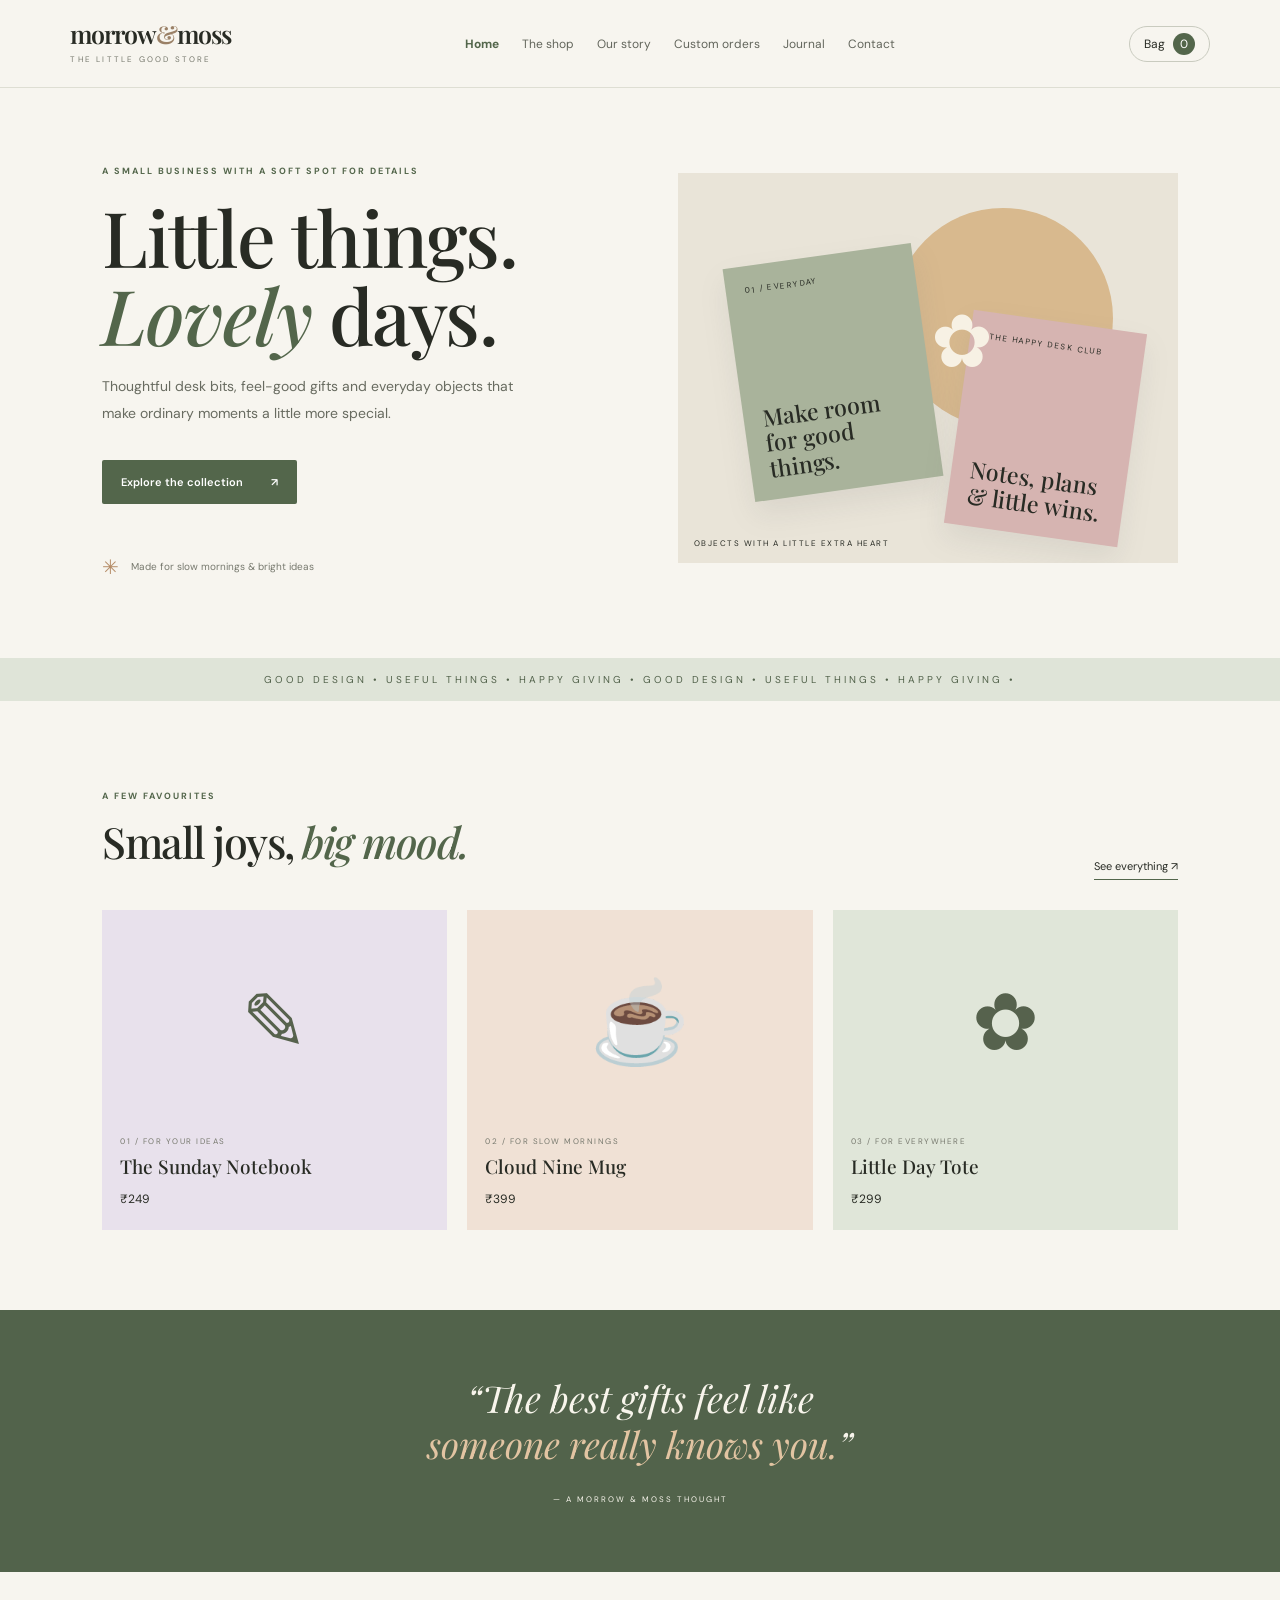
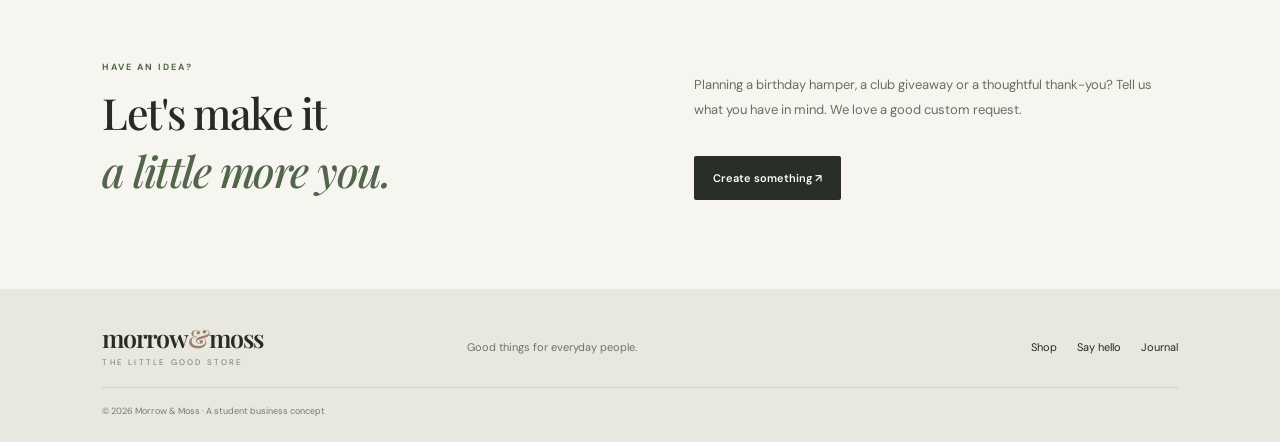
<file: index.html>
<!DOCTYPE html>
<html lang="en">
<head>
  <meta charset="UTF-8">
  <meta name="viewport" content="width=device-width, initial-scale=1.0">
  <title>Morrow & Moss | Little things, lovely days</title>
  <link rel="stylesheet" href="style.css">
  <script src="script.js" defer></script>
</head>
<body>
<header class="site-header">
  <a class="logo" href="index.html">morrow<span>&</span>moss<small>THE LITTLE GOOD STORE</small></a>
  <nav>
    <a class="active" href="index.html">Home</a><a href="shop.html">The shop</a>
    <a href="about.html">Our story</a><a href="custom.html">Custom orders</a>
    <a href="journal.html">Journal</a><a href="contact.html">Contact</a>
  </nav>
  <a class="bag" href="shop.html">Bag <span id="bag-count">0</span></a>
</header>

<main>
  <section class="hero">
    <div class="hero-copy">
      <p class="eyebrow">A SMALL BUSINESS WITH A SOFT SPOT FOR DETAILS</p>
      <h1>Little things.<br><em>Lovely</em> days.</h1>
      <p class="intro">Thoughtful desk bits, feel-good gifts and everyday objects that make ordinary moments a little more special.</p>
      <a class="button" href="shop.html">Explore the collection <span>↗</span></a>
      <div class="hero-note"><span>✳</span> Made for slow mornings & bright ideas</div>
    </div>
    <div class="hero-art">
      <div class="sun"></div><div class="art-card card-one"><span>01 / EVERYDAY</span><b>Make room<br>for good things.</b></div>
      <div class="art-card card-two"><span>THE HAPPY DESK CLUB</span><b>Notes, plans<br>& little wins.</b></div>
      <div class="flower">✿</div><div class="art-caption">OBJECTS WITH A LITTLE EXTRA HEART</div>
    </div>
  </section>

  <section class="ticker"><span>GOOD DESIGN • USEFUL THINGS • HAPPY GIVING • GOOD DESIGN • USEFUL THINGS • HAPPY GIVING •</span></section>

  <section class="section">
    <div class="section-heading"><div><p class="eyebrow">A FEW FAVOURITES</p><h2>Small joys, <em>big mood.</em></h2></div><a class="text-link" href="shop.html">See everything ↗</a></div>
    <div class="feature-grid">
      <article class="feature-item feature-lilac"><div class="product-visual notebook">✎</div><p>01 / FOR YOUR IDEAS</p><h3>The Sunday Notebook</h3><span>₹249</span></article>
      <article class="feature-item feature-peach"><div class="product-visual mug">☕</div><p>02 / FOR SLOW MORNINGS</p><h3>Cloud Nine Mug</h3><span>₹399</span></article>
      <article class="feature-item feature-green"><div class="product-visual tote">✿</div><p>03 / FOR EVERYWHERE</p><h3>Little Day Tote</h3><span>₹299</span></article>
    </div>
  </section>

  <section class="quote-band"><p>“The best gifts feel like<br><em>someone really knows you.</em>”</p><span>— A MORROW & MOSS THOUGHT</span></section>

  <section class="section split-callout"><div><p class="eyebrow">HAVE AN IDEA?</p><h2>Let's make it<br><em>a little more you.</em></h2></div><div><p>Planning a birthday hamper, a club giveaway or a thoughtful thank-you? Tell us what you have in mind. We love a good custom request.</p><a class="button dark-button" href="custom.html">Create something ↗</a></div></section>
</main>

<footer><a class="logo" href="index.html">morrow<span>&</span>moss<small>THE LITTLE GOOD STORE</small></a><p>Good things for everyday people.</p><div><a href="shop.html">Shop</a><a href="contact.html">Say hello</a><a href="journal.html">Journal</a></div><small>© 2026 Morrow & Moss · A student business concept</small></footer>
</body>
</html>
</file>
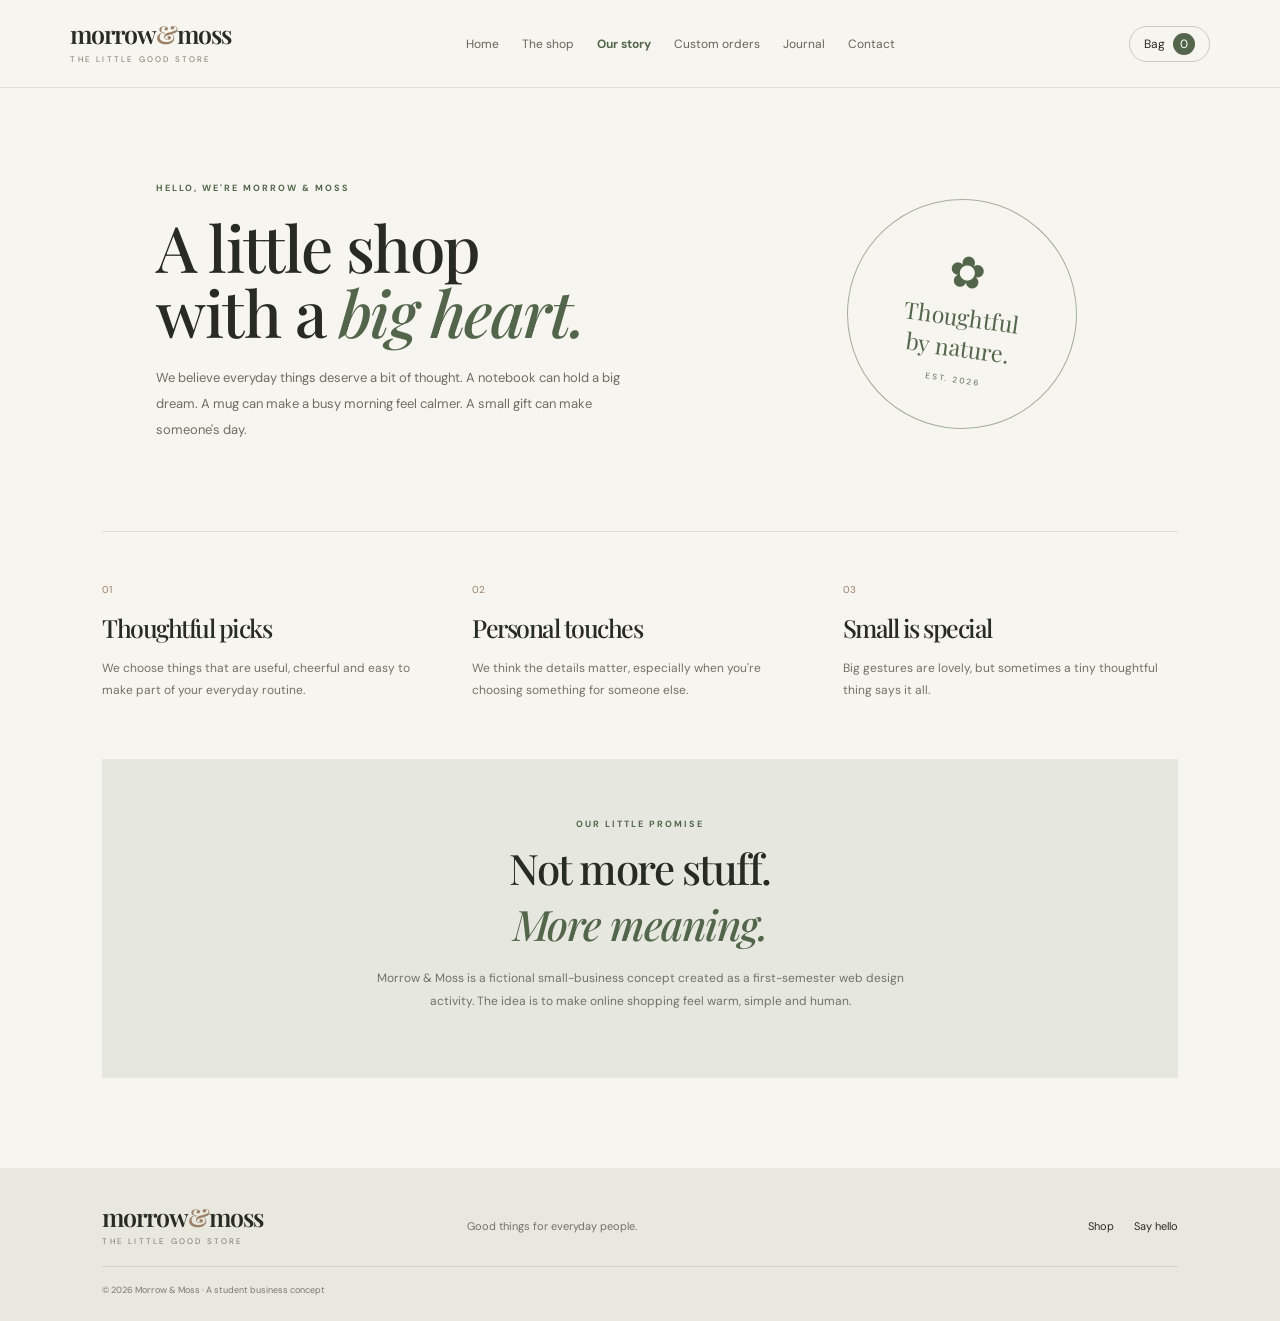
<file: about.html>
<!DOCTYPE html>
<html lang="en"><head><meta charset="UTF-8"><meta name="viewport" content="width=device-width, initial-scale=1.0"><title>Our Story | Morrow & Moss</title><link rel="stylesheet" href="style.css"><script src="script.js" defer></script></head>
<body>
<header class="site-header"><a class="logo" href="index.html">morrow<span>&</span>moss<small>THE LITTLE GOOD STORE</small></a><nav><a href="index.html">Home</a><a href="shop.html">The shop</a><a class="active" href="about.html">Our story</a><a href="custom.html">Custom orders</a><a href="journal.html">Journal</a><a href="contact.html">Contact</a></nav><a class="bag" href="shop.html">Bag <span id="bag-count">0</span></a></header>
<main class="inner-page">
  <section class="story-hero"><div><p class="eyebrow">HELLO, WE'RE MORROW & MOSS</p><h1>A little shop<br>with a <em>big heart.</em></h1><p>We believe everyday things deserve a bit of thought. A notebook can hold a big dream. A mug can make a busy morning feel calmer. A small gift can make someone's day.</p></div><div class="story-stamp"><span>✿</span><b>Thoughtful<br>by nature.</b><small>EST. 2026</small></div></section>
  <section class="values"><article><span>01</span><h2>Thoughtful picks</h2><p>We choose things that are useful, cheerful and easy to make part of your everyday routine.</p></article><article><span>02</span><h2>Personal touches</h2><p>We think the details matter, especially when you're choosing something for someone else.</p></article><article><span>03</span><h2>Small is special</h2><p>Big gestures are lovely, but sometimes a tiny thoughtful thing says it all.</p></article></section>
  <section class="about-note"><p class="eyebrow">OUR LITTLE PROMISE</p><h2>Not more stuff.<br><em>More meaning.</em></h2><p>Morrow & Moss is a fictional small-business concept created as a first-semester web design activity. The idea is to make online shopping feel warm, simple and human.</p></section>
</main>
<footer><a class="logo" href="index.html">morrow<span>&</span>moss<small>THE LITTLE GOOD STORE</small></a><p>Good things for everyday people.</p><div><a href="shop.html">Shop</a><a href="contact.html">Say hello</a></div><small>© 2026 Morrow & Moss · A student business concept</small></footer>
</body></html>
</file>
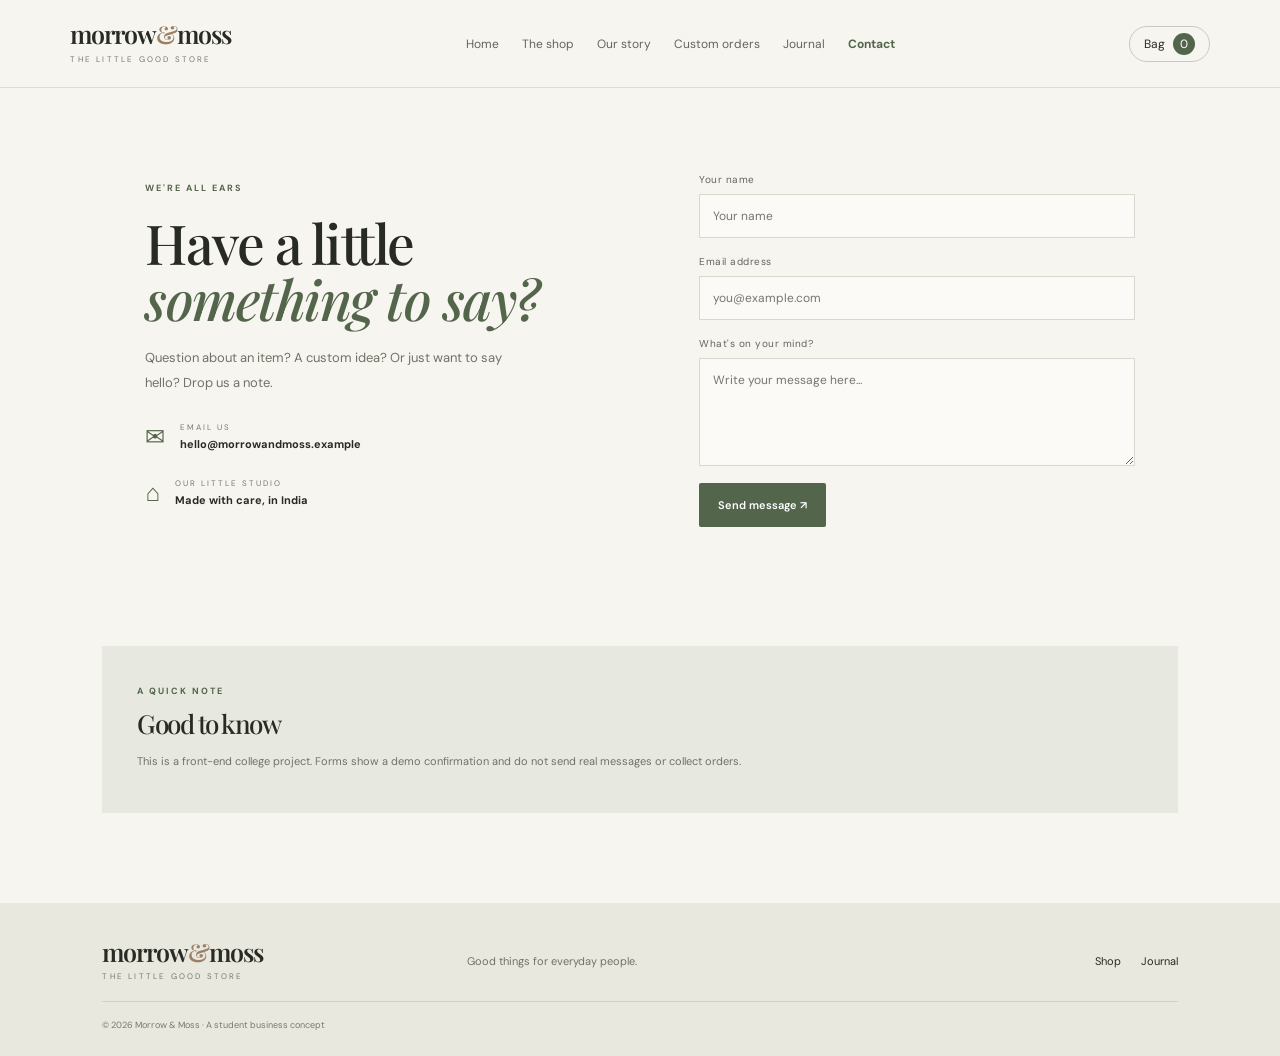
<file: contact.html>
<!DOCTYPE html>
<html lang="en"><head><meta charset="UTF-8"><meta name="viewport" content="width=device-width, initial-scale=1.0"><title>Contact | Morrow & Moss</title><link rel="stylesheet" href="style.css"><script src="script.js" defer></script></head>
<body>
<header class="site-header"><a class="logo" href="index.html">morrow<span>&</span>moss<small>THE LITTLE GOOD STORE</small></a><nav><a href="index.html">Home</a><a href="shop.html">The shop</a><a href="about.html">Our story</a><a href="custom.html">Custom orders</a><a href="journal.html">Journal</a><a class="active" href="contact.html">Contact</a></nav><a class="bag" href="shop.html">Bag <span id="bag-count">0</span></a></header>
<main class="inner-page">
  <section class="contact-layout"><div><p class="eyebrow">WE'RE ALL EARS</p><h1>Have a little<br><em>something to say?</em></h1><p>Question about an item? A custom idea? Or just want to say hello? Drop us a note.</p><div class="contact-detail"><span>✉</span><div><small>EMAIL US</small><b>hello@morrowandmoss.example</b></div></div><div class="contact-detail"><span>⌂</span><div><small>OUR LITTLE STUDIO</small><b>Made with care, in India</b></div></div></div>
  <form class="simple-form" id="contact-form"><label>Your name<input type="text" required placeholder="Your name"></label><label>Email address<input type="email" required placeholder="you@example.com"></label><label>What's on your mind?<textarea rows="5" required placeholder="Write your message here..."></textarea></label><button class="button" type="submit">Send message ↗</button><p class="form-message" id="contact-message"></p></form></section>
  <div class="faq"><p class="eyebrow">A QUICK NOTE</p><h2>Good to know</h2><p>This is a front-end college project. Forms show a demo confirmation and do not send real messages or collect orders.</p></div>
</main>
<footer><a class="logo" href="index.html">morrow<span>&</span>moss<small>THE LITTLE GOOD STORE</small></a><p>Good things for everyday people.</p><div><a href="shop.html">Shop</a><a href="journal.html">Journal</a></div><small>© 2026 Morrow & Moss · A student business concept</small></footer>
</body></html>
</file>
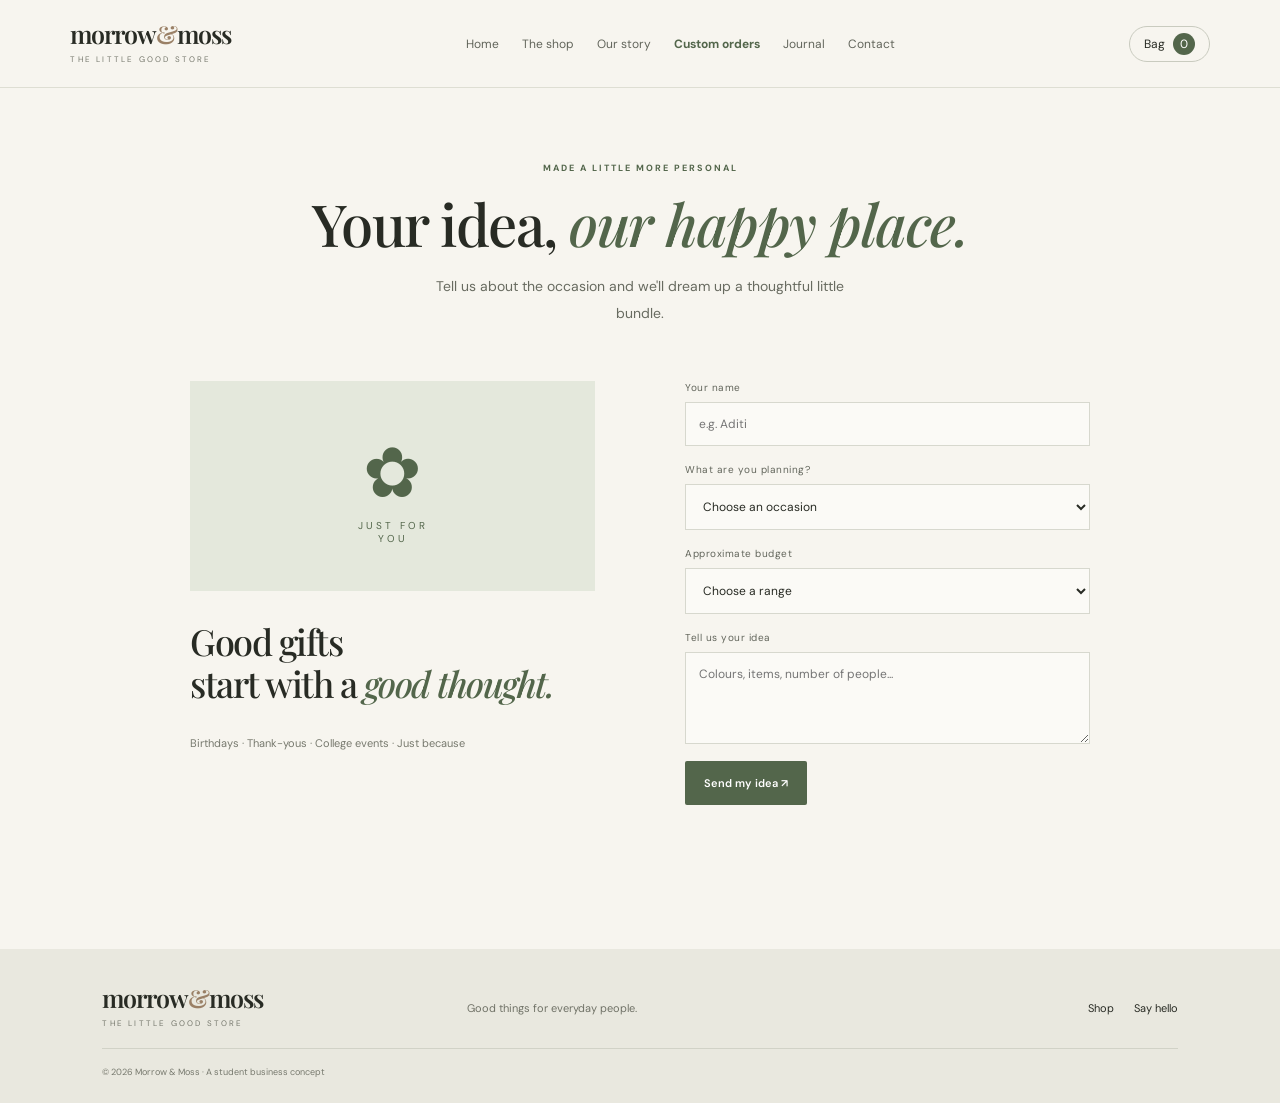
<file: custom.html>
<!DOCTYPE html>
<html lang="en"><head><meta charset="UTF-8"><meta name="viewport" content="width=device-width, initial-scale=1.0"><title>Custom Orders | Morrow & Moss</title><link rel="stylesheet" href="style.css"><script src="script.js" defer></script></head>
<body>
<header class="site-header"><a class="logo" href="index.html">morrow<span>&</span>moss<small>THE LITTLE GOOD STORE</small></a><nav><a href="index.html">Home</a><a href="shop.html">The shop</a><a href="about.html">Our story</a><a class="active" href="custom.html">Custom orders</a><a href="journal.html">Journal</a><a href="contact.html">Contact</a></nav><a class="bag" href="shop.html">Bag <span id="bag-count">0</span></a></header>
<main class="inner-page">
  <div class="page-intro"><p class="eyebrow">MADE A LITTLE MORE PERSONAL</p><h1>Your idea, <em>our happy place.</em></h1><p>Tell us about the occasion and we'll dream up a thoughtful little bundle.</p></div>
  <section class="custom-layout"><div class="custom-aside"><div class="custom-illustration">✿<span>JUST FOR<br>YOU</span></div><h2>Good gifts<br>start with a <em>good thought.</em></h2><p>Birthdays · Thank-yous · College events · Just because</p></div>
  <form class="simple-form" id="custom-form"><label>Your name<input type="text" required placeholder="e.g. Aditi"></label><label>What are you planning?<select required><option value="">Choose an occasion</option><option>Birthday</option><option>Thank-you gift</option><option>College / club event</option><option>Just because</option></select></label><label>Approximate budget<select required><option value="">Choose a range</option><option>Under ₹300</option><option>₹300–₹700</option><option>₹700–₹1500</option></select></label><label>Tell us your idea<textarea rows="4" placeholder="Colours, items, number of people..."></textarea></label><button class="button" type="submit">Send my idea ↗</button><p class="form-message" id="custom-message"></p></form></section>
</main>
<footer><a class="logo" href="index.html">morrow<span>&</span>moss<small>THE LITTLE GOOD STORE</small></a><p>Good things for everyday people.</p><div><a href="shop.html">Shop</a><a href="contact.html">Say hello</a></div><small>© 2026 Morrow & Moss · A student business concept</small></footer>
</body></html>
</file>
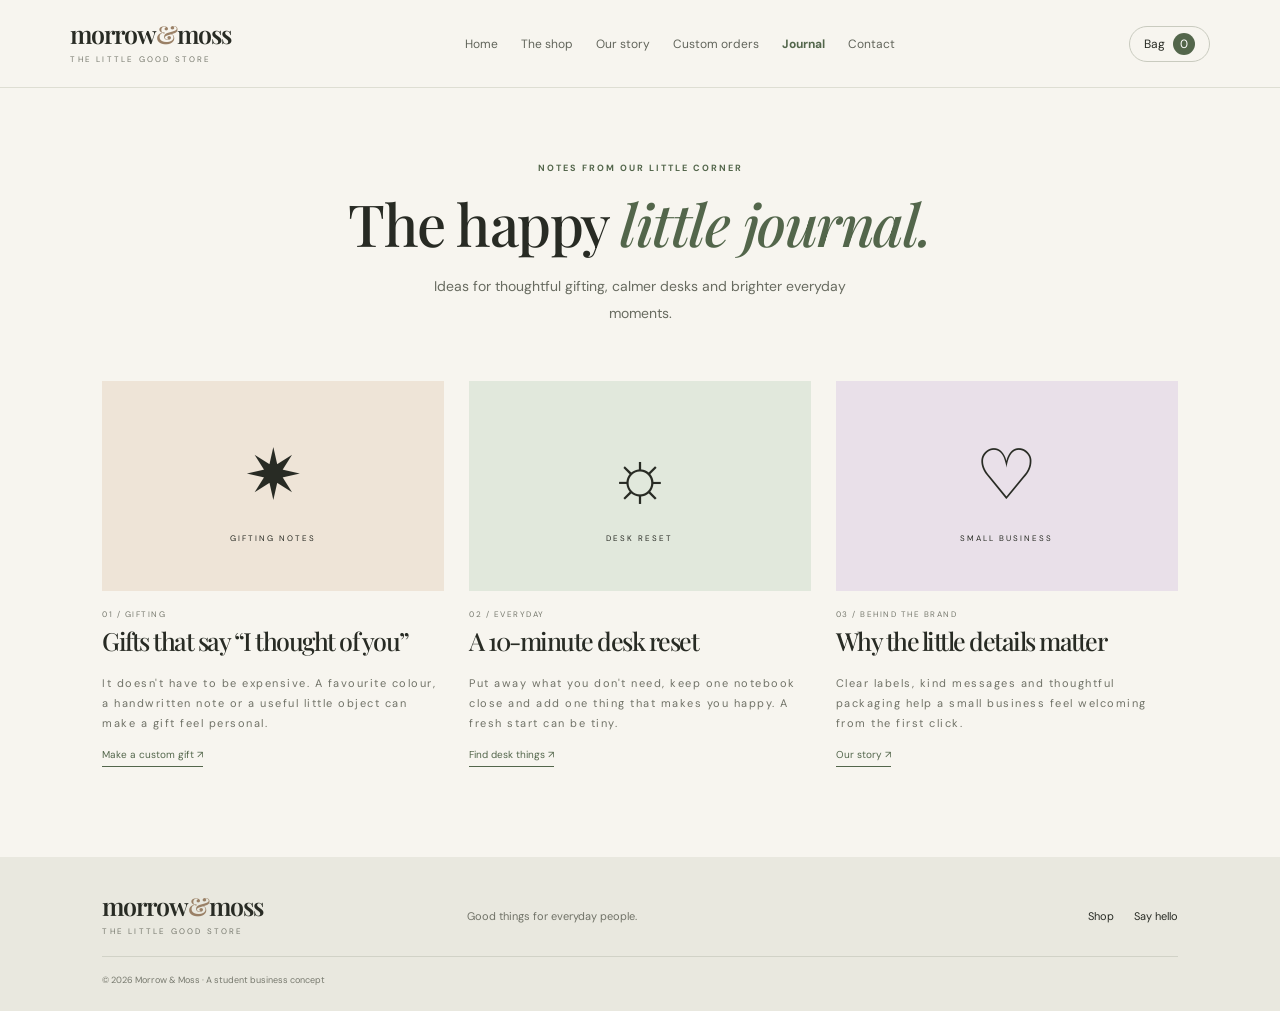
<file: journal.html>
<!DOCTYPE html>
<html lang="en"><head><meta charset="UTF-8"><meta name="viewport" content="width=device-width, initial-scale=1.0"><title>Journal | Morrow & Moss</title><link rel="stylesheet" href="style.css"><script src="script.js" defer></script></head>
<body>
<header class="site-header"><a class="logo" href="index.html">morrow<span>&</span>moss<small>THE LITTLE GOOD STORE</small></a><nav><a href="index.html">Home</a><a href="shop.html">The shop</a><a href="about.html">Our story</a><a href="custom.html">Custom orders</a><a class="active" href="journal.html">Journal</a><a href="contact.html">Contact</a></nav><a class="bag" href="shop.html">Bag <span id="bag-count">0</span></a></header>
<main class="inner-page">
  <div class="page-intro"><p class="eyebrow">NOTES FROM OUR LITTLE CORNER</p><h1>The happy <em>little journal.</em></h1><p>Ideas for thoughtful gifting, calmer desks and brighter everyday moments.</p></div>
  <section class="journal-grid">
    <article class="journal-card"><div class="journal-art journal-one">✷<small>GIFTING NOTES</small></div><p>01 / GIFTING</p><h2>Gifts that say “I thought of you”</h2><p>It doesn't have to be expensive. A favourite colour, a handwritten note or a useful little object can make a gift feel personal.</p><a href="custom.html">Make a custom gift ↗</a></article>
    <article class="journal-card"><div class="journal-art journal-two">☼<small>DESK RESET</small></div><p>02 / EVERYDAY</p><h2>A 10-minute desk reset</h2><p>Put away what you don't need, keep one notebook close and add one thing that makes you happy. A fresh start can be tiny.</p><a href="shop.html">Find desk things ↗</a></article>
    <article class="journal-card"><div class="journal-art journal-three">♡<small>SMALL BUSINESS</small></div><p>03 / BEHIND THE BRAND</p><h2>Why the little details matter</h2><p>Clear labels, kind messages and thoughtful packaging help a small business feel welcoming from the first click.</p><a href="about.html">Our story ↗</a></article>
  </section>
</main>
<footer><a class="logo" href="index.html">morrow<span>&</span>moss<small>THE LITTLE GOOD STORE</small></a><p>Good things for everyday people.</p><div><a href="shop.html">Shop</a><a href="contact.html">Say hello</a></div><small>© 2026 Morrow & Moss · A student business concept</small></footer>
</body></html>
</file>
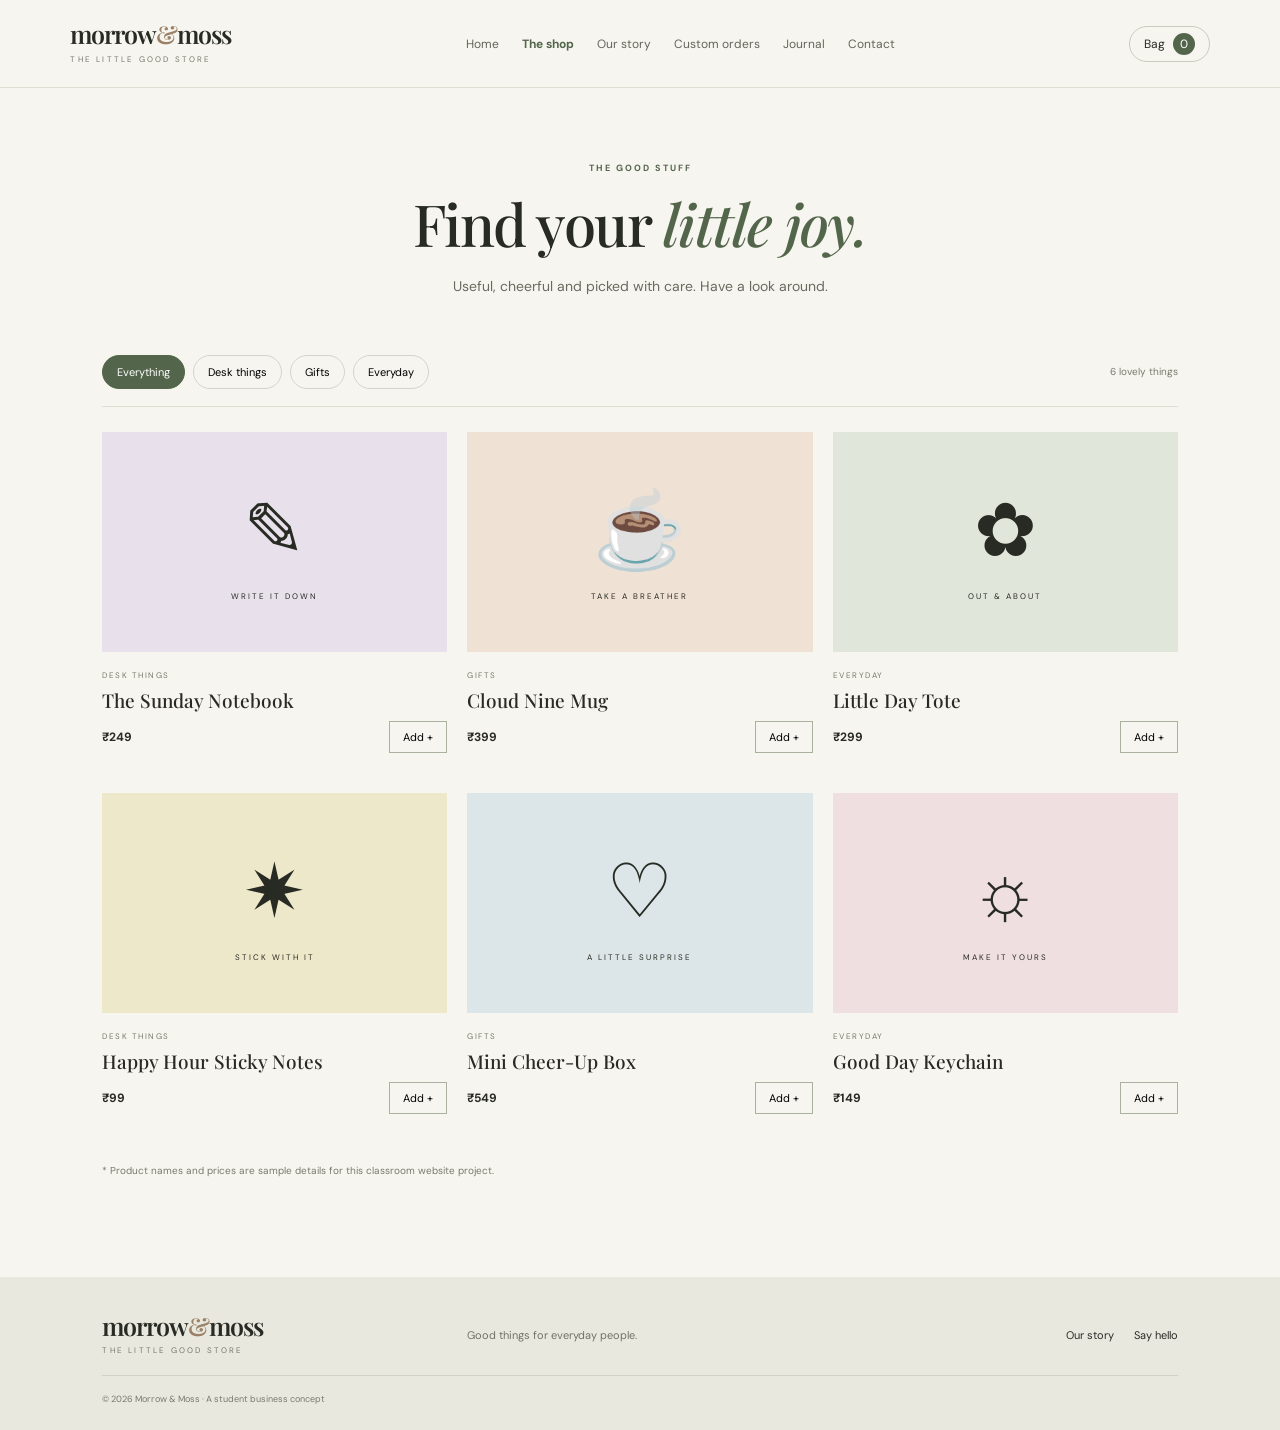
<file: shop.html>
<!DOCTYPE html>
<html lang="en"><head><meta charset="UTF-8"><meta name="viewport" content="width=device-width, initial-scale=1.0"><title>The Shop | Morrow & Moss</title><link rel="stylesheet" href="style.css"><script src="script.js" defer></script></head>
<body>
<header class="site-header"><a class="logo" href="index.html">morrow<span>&</span>moss<small>THE LITTLE GOOD STORE</small></a><nav><a href="index.html">Home</a><a class="active" href="shop.html">The shop</a><a href="about.html">Our story</a><a href="custom.html">Custom orders</a><a href="journal.html">Journal</a><a href="contact.html">Contact</a></nav><a class="bag" href="shop.html">Bag <span id="bag-count">0</span></a></header>
<main class="inner-page">
  <div class="page-intro"><p class="eyebrow">THE GOOD STUFF</p><h1>Find your <em>little joy.</em></h1><p>Useful, cheerful and picked with care. Have a look around.</p></div>
  <div class="shop-tools"><div class="filters"><button class="filter active" data-filter="all">Everything</button><button class="filter" data-filter="desk">Desk things</button><button class="filter" data-filter="gifts">Gifts</button><button class="filter" data-filter="everyday">Everyday</button></div><span id="product-count">6 lovely things</span></div>
  <div class="shop-grid">
    <article class="shop-card" data-category="desk"><div class="shop-art art-lilac">✎<small>WRITE IT DOWN</small></div><p>DESK THINGS</p><h3>The Sunday Notebook</h3><div class="price-row"><b>₹249</b><button class="add-btn">Add +</button></div></article>
    <article class="shop-card" data-category="gifts"><div class="shop-art art-peach">☕<small>TAKE A BREATHER</small></div><p>GIFTS</p><h3>Cloud Nine Mug</h3><div class="price-row"><b>₹399</b><button class="add-btn">Add +</button></div></article>
    <article class="shop-card" data-category="everyday"><div class="shop-art art-green">✿<small>OUT & ABOUT</small></div><p>EVERYDAY</p><h3>Little Day Tote</h3><div class="price-row"><b>₹299</b><button class="add-btn">Add +</button></div></article>
    <article class="shop-card" data-category="desk"><div class="shop-art art-yellow">✷<small>STICK WITH IT</small></div><p>DESK THINGS</p><h3>Happy Hour Sticky Notes</h3><div class="price-row"><b>₹99</b><button class="add-btn">Add +</button></div></article>
    <article class="shop-card" data-category="gifts"><div class="shop-art art-blue">♡<small>A LITTLE SURPRISE</small></div><p>GIFTS</p><h3>Mini Cheer-Up Box</h3><div class="price-row"><b>₹549</b><button class="add-btn">Add +</button></div></article>
    <article class="shop-card" data-category="everyday"><div class="shop-art art-pink">☼<small>MAKE IT YOURS</small></div><p>EVERYDAY</p><h3>Good Day Keychain</h3><div class="price-row"><b>₹149</b><button class="add-btn">Add +</button></div></article>
  </div>
  <p class="demo-note">* Product names and prices are sample details for this classroom website project.</p>
</main>
<footer><a class="logo" href="index.html">morrow<span>&</span>moss<small>THE LITTLE GOOD STORE</small></a><p>Good things for everyday people.</p><div><a href="about.html">Our story</a><a href="contact.html">Say hello</a></div><small>© 2026 Morrow & Moss · A student business concept</small></footer>
</body></html>
</file>
<file: style.css>
@import url('https://fonts.googleapis.com/css2?family=DM+Sans:wght@400;500;600;700&family=Playfair+Display:ital,wght@0,500;0,600;1,500;1,600&display=swap');
:root{--ink:#282b24;--paper:#f7f5ef;--green:#53664b;--line:#deded3;--muted:#77796e}
*{box-sizing:border-box}body{margin:0;background:var(--paper);color:var(--ink);font-family:'DM Sans',Arial,sans-serif}a{color:inherit;text-decoration:none}.site-header{height:auto;min-height:88px;padding:18px 5.5%;display:flex;align-items:center;justify-content:space-between;gap:22px;border-bottom:1px solid var(--line)}.logo{font-family:'Playfair Display',serif;font-size:25px;line-height:.9;font-weight:600;letter-spacing:-1px;white-space:nowrap}.logo span{color:#9a8066}.logo small{display:block;font:8px 'DM Sans',sans-serif;letter-spacing:2.2px;margin-top:8px;color:var(--muted)}nav{display:flex;gap:23px;flex-wrap:wrap;justify-content:center}nav a{font-size:12px;color:#62655b}nav a:hover,nav a.active{color:var(--green);font-weight:700}.bag{font-size:12px;border:1px solid #c9cbbf;border-radius:30px;padding:9px 14px;white-space:nowrap}.bag span{background:var(--green);color:white;border-radius:50%;padding:3px 7px;margin-left:5px}
.hero{padding:65px 8% 75px;display:grid;grid-template-columns:1fr 1fr;align-items:center;gap:7%;min-height:570px}.eyebrow{font-size:9px;letter-spacing:2px;font-weight:700;color:var(--green)}h1,h2{font-family:'Playfair Display',Georgia,serif;font-weight:500;letter-spacing:-1.5px}h1{font-size:clamp(48px,6vw,78px);line-height:1.02;margin:20px 0}h1 em,h2 em{color:var(--green);font-weight:500}.intro,.page-intro>p:last-child{font-size:14px;line-height:1.9;color:#686b60;max-width:420px}.button{display:inline-flex;gap:28px;align-items:center;background:var(--green);color:white;border:0;border-radius:2px;padding:15px 19px;font:600 11px 'DM Sans';margin-top:20px;cursor:pointer}.button:hover{background:#394a34}.hero-note{margin-top:50px;font-size:10px;color:var(--muted)}.hero-note span{font-size:20px;color:#b58d68;vertical-align:middle;margin-right:9px}.hero-art{height:390px;background:#e9e4d8;position:relative;overflow:hidden}.sun{position:absolute;width:220px;height:220px;background:#d8b98e;border-radius:50%;right:13%;top:9%}.art-card{position:absolute;display:flex;flex-direction:column;justify-content:space-between;padding:19px;box-shadow:0 14px 28px #7772}.art-card span{font-size:8px;letter-spacing:1.5px}.art-card b{font:500 23px 'Playfair Display';line-height:1.1}.card-one{width:190px;height:235px;background:#a9b39b;left:12%;top:21%;transform:rotate(-8deg)}.card-two{width:175px;height:215px;background:#d6b4b1;right:9%;bottom:7%;transform:rotate(8deg)}.flower{position:absolute;right:37%;top:31%;font-size:74px;color:#f7f1e4}.art-caption{position:absolute;bottom:15px;left:16px;font-size:8px;letter-spacing:1.5px}.ticker{overflow:hidden;background:#dfe4d8;padding:15px 0;white-space:nowrap;color:#52624b;font-size:10px;letter-spacing:3px}.ticker span{display:block;text-align:center}.section{padding:80px 8%}.section-heading{display:flex;align-items:end;justify-content:space-between;margin-bottom:30px}.section-heading h2,.split-callout h2{font-size:43px;margin:10px 0}.text-link{font-size:11px;border-bottom:1px solid var(--green);padding-bottom:6px}.feature-grid{display:grid;grid-template-columns:repeat(3,1fr);gap:20px}.feature-item{padding:18px 18px 22px}.feature-lilac{background:#e8e1ec}.feature-peach{background:#f0e1d5}.feature-green{background:#e0e6d9}.product-visual{height:190px;display:grid;place-items:center;font-size:80px;color:#56624d}.feature-item p,.shop-card>p,.journal-card>p{font-size:8px;letter-spacing:1.5px;color:#77796e;margin:18px 0 7px}.feature-item h3,.shop-card h3{font:500 19px 'Playfair Display';margin:0 0 8px}.feature-item>span{font-size:12px}.quote-band{background:#52634b;color:#f8f5ec;text-align:center;padding:65px 20px}.quote-band p{font:italic 37px 'Playfair Display';line-height:1.25;margin:0 0 18px}.quote-band em{color:#e2c4a2}.quote-band span{font-size:8px;letter-spacing:2px}.split-callout{display:grid;grid-template-columns:1fr 1fr;align-items:center;gap:10%}.split-callout>div:last-child p{font-size:13px;line-height:1.9;color:#6b6d63}.dark-button{background:#292e27}
footer{background:#e9e8df;padding:38px 8% 25px;display:grid;grid-template-columns:1fr 1fr 1fr;gap:20px;align-items:center}footer>p{font-size:11px;color:#707267}footer>div{display:flex;gap:20px;justify-content:flex-end;font-size:11px}footer>small{grid-column:1/-1;border-top:1px solid #d1d2c7;padding-top:17px;color:#77796e;font-size:9px}
.inner-page{padding:65px 8% 90px;min-height:65vh}.page-intro{text-align:center;margin:5px auto 55px}.page-intro h1{font-size:58px}.page-intro>p:last-child{margin:0 auto}.shop-tools{display:flex;justify-content:space-between;align-items:center;border-bottom:1px solid var(--line);padding-bottom:17px;margin-bottom:25px}.filters{display:flex;gap:8px;flex-wrap:wrap}.filter{background:transparent;border:1px solid #d4d5ca;padding:9px 14px;border-radius:25px;font:11px 'DM Sans';cursor:pointer}.filter.active,.filter:hover{background:var(--green);color:white;border-color:var(--green)}#product-count{font-size:10px;color:var(--muted)}.shop-grid{display:grid;grid-template-columns:repeat(3,1fr);gap:25px 20px}.shop-card{padding-bottom:15px}.shop-art{height:220px;display:flex;align-items:center;justify-content:center;flex-direction:column;font-size:75px;position:relative}.shop-art small,.journal-art small{font:8px 'DM Sans';letter-spacing:2px;margin-top:12px}.art-lilac{background:#e8e1ec}.art-peach{background:#f0e1d5}.art-green{background:#e0e6d9}.art-yellow{background:#eee8ca}.art-blue{background:#dce6e8}.art-pink{background:#efdfe0}.price-row{display:flex;justify-content:space-between;align-items:center;font-size:12px}.add-btn{border:1px solid #aab19f;background:transparent;padding:8px 13px;font:11px 'DM Sans';cursor:pointer}.add-btn:hover{background:var(--green);color:white}.demo-note{font-size:10px;color:var(--muted);margin-top:35px}
.story-hero{display:grid;grid-template-columns:1.5fr .7fr;gap:10%;align-items:center;padding:20px 5% 75px}.story-hero h1{font-size:64px}.story-hero p:not(.eyebrow){font-size:13px;line-height:2;color:#6c6e64;max-width:500px}.story-stamp{width:230px;height:230px;border:1px solid #a6ad9c;border-radius:50%;display:flex;align-items:center;justify-content:center;flex-direction:column;transform:rotate(8deg);color:var(--green)}.story-stamp span{font-size:44px}.story-stamp b{font:23px 'Playfair Display';text-align:center}.story-stamp small{font-size:8px;letter-spacing:2px;margin-top:12px}.values{display:grid;grid-template-columns:repeat(3,1fr);gap:35px;border-top:1px solid var(--line);padding:45px 0}.values article>span{font-size:10px;color:#9c8068}.values h2{font-size:25px;margin:13px 0}.values p,.about-note p:last-child{font-size:12px;line-height:1.9;color:#707267}.about-note{background:#e6e8df;text-align:center;padding:50px 20px}.about-note h2{font-size:42px;margin:10px}.about-note p:last-child{max-width:550px;margin:15px auto}
.custom-layout{display:grid;grid-template-columns:1fr 1fr;gap:10%;max-width:900px;margin:0 auto}.custom-aside h2{font-size:36px;line-height:1.15}.custom-aside>p{font-size:11px;color:var(--muted);line-height:1.8}.custom-illustration{height:210px;background:#e4e8dc;display:flex;align-items:center;justify-content:center;flex-direction:column;color:var(--green);font-size:70px}.custom-illustration span{font:10px 'DM Sans';letter-spacing:3px;text-align:center}.simple-form{display:flex;flex-direction:column;gap:17px}.simple-form label{font-size:10px;letter-spacing:.5px;color:#62655b}.simple-form input,.simple-form select,.simple-form textarea{display:block;width:100%;margin-top:8px;padding:13px;border:1px solid #d7d8ce;background:#fbfaf6;font:12px 'DM Sans';color:var(--ink);outline:none}.simple-form input:focus,.simple-form textarea:focus,.simple-form select:focus{border-color:var(--green)}.simple-form .button{align-self:flex-start;margin-top:0}.form-message{font-size:11px;color:var(--green);min-height:15px}
.journal-grid{display:grid;grid-template-columns:repeat(3,1fr);gap:25px}.journal-art{height:210px;display:flex;align-items:center;justify-content:center;flex-direction:column;font-size:70px}.journal-one{background:#eee4d7}.journal-two{background:#e1e8dc}.journal-three{background:#e9e0e9}.journal-card h2{font-size:25px;line-height:1.15;margin:8px 0}.journal-card>p:not(:first-of-type){font-size:11px;line-height:1.8;color:#707267}.journal-card>a{display:inline-block;font-size:10px;color:var(--green);border-bottom:1px solid;margin-top:8px;padding-bottom:5px}
.contact-layout{display:grid;grid-template-columns:1fr 1fr;gap:12%;align-items:start;padding:20px 4% 65px}.contact-layout h1{font-size:55px}.contact-layout>div>p:not(.eyebrow){font-size:13px;line-height:1.9;color:#707267;max-width:390px}.contact-detail{display:flex;gap:15px;align-items:center;margin-top:25px}.contact-detail>span{font-size:24px;color:var(--green)}.contact-detail small,.contact-detail b{display:block}.contact-detail small{font-size:8px;letter-spacing:2px;color:var(--muted)}.contact-detail b{font-size:11px;margin-top:5px}.faq{background:#e7e9e0;padding:30px 35px}.faq h2{font-size:26px;margin:8px 0}.faq p:last-child{font-size:11px;color:#707267;line-height:1.8}
@media(max-width:900px){.site-header{flex-wrap:wrap}.site-header nav{order:3;width:100%;gap:14px}.hero{padding:45px 6%;gap:4%}.hero-art{height:330px}.card-one{width:155px;height:200px}.card-two{width:145px;height:180px}footer{padding-left:6%;padding-right:6%}}
@media(max-width:650px){.site-header{padding:17px 5%}.site-header nav{justify-content:flex-start;overflow-x:auto;flex-wrap:nowrap;padding:5px 0}.site-header nav a{white-space:nowrap}.hero,.split-callout,.story-hero,.custom-layout,.contact-layout{grid-template-columns:1fr}.hero{padding:45px 7%;}.hero-art{height:310px}.hero-note{margin-top:25px}.section{padding:55px 7%}.section-heading{align-items:start;gap:15px;flex-direction:column}.section-heading h2{font-size:36px}.feature-grid,.shop-grid,.values,.journal-grid{grid-template-columns:1fr}.feature-item{padding:18px}.product-visual{height:145px}.quote-band p{font-size:29px}.split-callout{gap:5px}.inner-page{padding:45px 7% 65px}.page-intro h1{font-size:43px}.shop-tools{align-items:flex-start;gap:15px;flex-direction:column}.shop-art{height:250px}.story-hero{padding:10px 0 45px;gap:30px}.story-hero h1,.contact-layout h1{font-size:48px}.story-stamp{width:190px;height:190px;justify-self:center}.values{gap:20px}.custom-layout{gap:35px}.contact-layout{gap:35px;padding:5px 0 45px}footer{grid-template-columns:1fr 1fr}footer>div{grid-column:1/-1;justify-content:flex-start}footer>small{grid-column:1/-1}}
</file>
